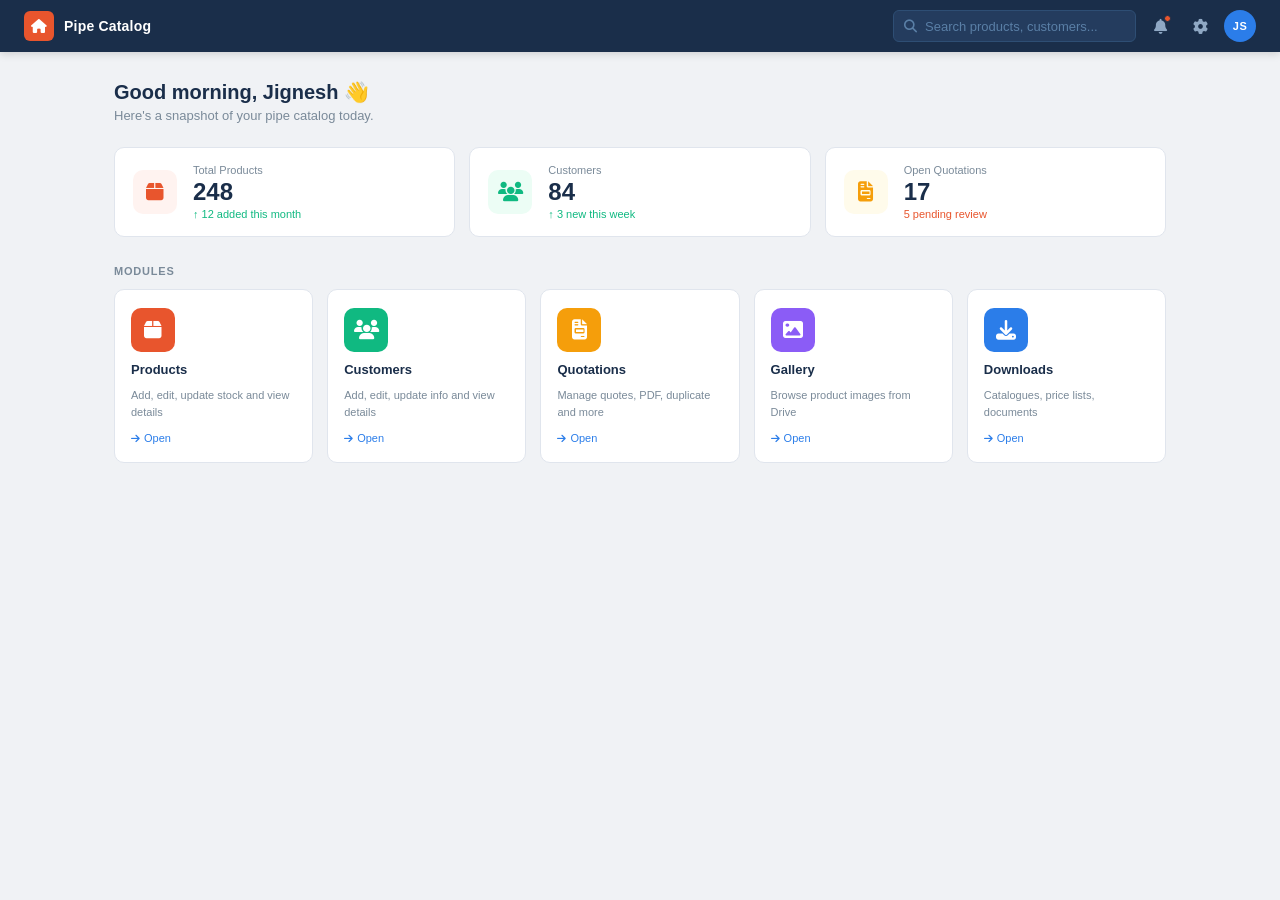
<file: index.html>
<!DOCTYPE html>
<html lang="en">
<head>
  <base target="_top">
  <meta charset="UTF-8">
  <meta name="viewport" content="width=device-width, initial-scale=1.0, maximum-scale=1.0, user-scalable=no">
  <title>Pipe Catalog Dashboard</title>
  <link rel="stylesheet" href="style.css">
  <link rel="manifest" href="manifest.json">
  <meta name="theme-color" content="#1a2e4a">
  <link rel="stylesheet" href="https://cdnjs.cloudflare.com/ajax/libs/font-awesome/6.5.0/css/all.min.css">
</head>
<body>

  <!-- Top Bar -->
  <header class="topbar">
    <div class="tb-logo">
      <div class="logo-icon"><i class="fas fa-home" aria-hidden="true"></i></div>
      <span class="logo-text">Pipe Catalog</span>
    </div>
    <div class="tb-right">
      <div class="tb-search">
        <i class="fas fa-search"></i>
        <input type="text" placeholder="Search products, customers...">
      </div>
      <button class="tb-btn" title="Notifications">
        <i class="fas fa-bell"></i>
        <span class="notif-dot"></span>
      </button>
      <button class="tb-btn" title="Settings">
        <i class="fas fa-cog"></i>
      </button>
      <div class="tb-avatar" title="Profile">JS</div>
    </div>
  </header>

  <!-- Main Content -->
  <main class="content">

    <div class="page-title">Good morning, Jignesh 👋</div>
    <p class="page-sub">Here's a snapshot of your pipe catalog today.</p>

    <!-- Stats Row -->
    <div class="stats-bar">
      <div class="stat-card">
        <div class="stat-icon products-icon"><i class="fas fa-box"></i></div>
        <div class="stat-info">
          <div class="stat-label">Total Products</div>
          <div class="stat-val">248</div>
          <div class="stat-sub positive">↑ 12 added this month</div>
        </div>
      </div>
      <div class="stat-card">
        <div class="stat-icon customers-icon"><i class="fas fa-users"></i></div>
        <div class="stat-info">
          <div class="stat-label">Customers</div>
          <div class="stat-val">84</div>
          <div class="stat-sub positive">↑ 3 new this week</div>
        </div>
      </div>
      <div class="stat-card">
        <div class="stat-icon quotations-icon"><i class="fas fa-file-invoice"></i></div>
        <div class="stat-info">
          <div class="stat-label">Open Quotations</div>
          <div class="stat-val">17</div>
          <div class="stat-sub warning">5 pending review</div>
        </div>
      </div>
    </div>

    <!-- Modules -->
    <div class="modules-label">Modules</div>
    <div class="modules-grid">

      <div class="module-card" onclick="openView('products')">
        <div class="mod-icon products"><i class="fas fa-box"></i></div>
        <div class="mod-name">Products</div>
        <div class="mod-desc">Add, edit, update stock and view details</div>
        <div class="mod-link"><i class="fas fa-arrow-right"></i> Open</div>
      </div>

      <div class="module-card" onclick="openView('customers')">
        <div class="mod-icon customers"><i class="fas fa-users"></i></div>
        <div class="mod-name">Customers</div>
        <div class="mod-desc">Add, edit, update info and view details</div>
        <div class="mod-link"><i class="fas fa-arrow-right"></i> Open</div>
      </div>

      <div class="module-card" onclick="openView('quotations')">
        <div class="mod-icon quotations"><i class="fas fa-file-invoice"></i></div>
        <div class="mod-name">Quotations</div>
        <div class="mod-desc">Manage quotes, PDF, duplicate and more</div>
        <div class="mod-link"><i class="fas fa-arrow-right"></i> Open</div>
      </div>

      <div class="module-card" onclick="openView('gallery')">
        <div class="mod-icon gallery"><i class="fas fa-image"></i></div>
        <div class="mod-name">Gallery</div>
        <div class="mod-desc">Browse product images from Drive</div>
        <div class="mod-link"><i class="fas fa-arrow-right"></i> Open</div>
      </div>

      <div class="module-card" onclick="openView('downloads')">
        <div class="mod-icon downloads"><i class="fas fa-download"></i></div>
        <div class="mod-name">Downloads</div>
        <div class="mod-desc">Catalogues, price lists, documents</div>
        <div class="mod-link"><i class="fas fa-arrow-right"></i> Open</div>
      </div>

    </div>
  </main>

  <script src="app.js"></script>
</body>
</html>
</file>
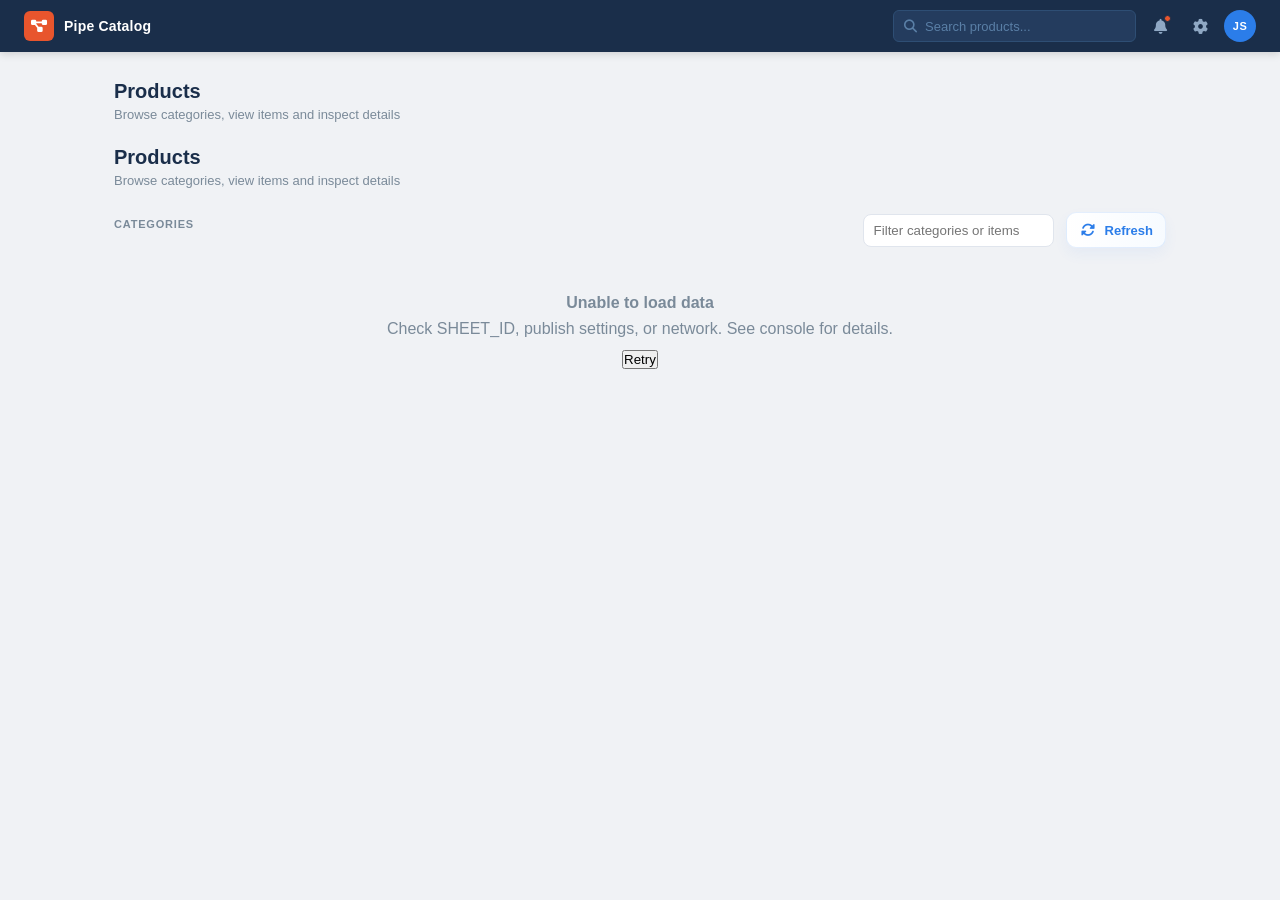
<file: modules/products/products.html>
<!DOCTYPE html>
<html lang="en">
<head>
  <meta charset="utf-8" />
  <meta name="viewport" content="width=device-width,initial-scale=1,maximum-scale=1,user-scalable=no" />
  <title>Products | Pipe Catalog</title>

  <!-- Shared app styles (project root) -->
  <link rel="stylesheet" href="../../style.css">

  <!-- Module specific styles -->
  <link rel="stylesheet" href="products.css">

  <!-- Font Awesome -->
  <link rel="stylesheet" href="https://cdnjs.cloudflare.com/ajax/libs/font-awesome/6.5.0/css/all.min.css">

  <meta name="theme-color" content="#1a2e4a">
</head>
<body>

  <!-- Top Bar (shared layout classes from style.css) -->
  <header class="topbar">
    <a class="tb-logo" href="../../index.html">
      <div class="logo-icon"><i class="fas fa-project-diagram"></i></div>
      <div class="logo-text">Pipe Catalog</div>
    </a>

    <div class="tb-right">
      <div class="tb-search"><i class="fas fa-search"></i><input id="globalSearch" placeholder="Search products..."></div>
      <button class="tb-btn" title="Notifications"><i class="fas fa-bell"></i><span class="notif-dot"></span></button>
      <button class="tb-btn" title="Settings"><i class="fas fa-cog"></i></button>
      <div class="tb-avatar" title="Profile">JS</div>
    </div>
  </header>

  <main class="content">
    <!-- Shared header Back button (hidden by default) -->
    <button id="backToPrev" class="back-btn" aria-busy="false" style="display:none;margin-bottom:8px;" title="Back">
      <span class="back-icon"><i class="fas fa-arrow-left"></i></span>
      <span class="back-label">Back</span>
      <span class="back-spinner" aria-hidden="true"></span>
    </button>

    <div class="page-title">Products</div>
    <div class="page-sub">Browse categories, view items and inspect details</div>

    <!-- Header: back button at left, title + subtitle immediately to its right -->
    <header class="module-header-inline">
      <div class="mh-left">
        <button id="backToPrev" class="back-btn" aria-busy="false" style="display:none;" title="Back">
          <span class="back-icon"><i class="fas fa-arrow-left"></i></span>
          <span class="back-label">Back</span>
          <span class="back-spinner" aria-hidden="true"></span>
        </button>
      </div>

      <div class="mh-right">
        <div class="page-title">Products</div>
        <div class="page-sub">Browse categories, view items and inspect details</div>
      </div>
    </header>


    <div style="display:flex;justify-content:space-between;align-items:center;margin:18px 0;">
      <div class="modules-label" id="viewTitle">Categories</div>
      <div style="display:flex;gap:12px;align-items:center;">
        <input id="quickFilter" placeholder="Filter categories or items" style="padding:8px 10px;border-radius:8px;border:1px solid #e0e5ed;background:#fff;outline:none;">
        <button id="refreshBtn" class="refresh-btn" title="Refresh data" aria-live="polite" aria-busy="false">
          <span class="refresh-icon"><i class="fas fa-sync-alt"></i></span>
          <span class="refresh-label">Refresh</span>
          <span class="refresh-spinner" aria-hidden="true"></span>
        </button>
      </div>
    </div>

    <!-- Categories grid (initial view) -->
    <section id="categoriesView" class="modules-grid"></section>

    <!-- Items grid (shown after selecting a category) -->
    <section id="itemsView" class="modules-grid" style="display:none;"></section>

    <!-- Item details panel -->
    <section id="detailsView" style="display:none;margin-top:18px;">
      <div class="stat-card" style="padding:18px;">
        <div style="display:flex;gap:18px;align-items:flex-start;">
          <div style="min-width:160px;">
            <div style="width:140px;height:140px;border-radius:8px;background:linear-gradient(135deg,#f0f4ff,#fff);display:flex;align-items:center;justify-content:center;font-size:48px;color:#2b7de9;">
              <i class="fas fa-box"></i>
            </div>
          </div>
          <div style="flex:1;">
            <div id="detailName" style="font-size:20px;font-weight:700;color:#1a2e4a;"></div>
            <div id="detailAlias" class="kv-muted" style="margin-top:6px;"></div>
            <div style="display:flex;gap:12px;margin-top:12px;flex-wrap:wrap;">
              <div class="table-badge" id="detailCategory" style="background:#2b7de9;"></div>
              <div class="table-badge" id="detailUnit" style="background:#6b7f95;"></div>
              <div class="table-badge" id="detailStock" style="background:#10b981;"></div>
            </div>

            <div style="margin-top:14px;color:#334455;">
              <div><strong>Rate:</strong> <span id="detailRate"></span></div>
              <div><strong>Weight:</strong> <span id="detailWeight"></span></div>
              <div><strong>Wall Thickness:</strong> <span id="detailWall"></span></div>
              <div><strong>Inner Diameter:</strong> <span id="detailInner"></span>
              </div>
            </div>
          </div>
        </div>

        <div style="margin-top:14px;display:flex;gap:10px;justify-content:flex-end;">
        </div>
      </div>
    </section>

  </main>

  <script src="products.js"></script>
</body>
</html>
</file>
<file: style.css>
/* ── Reset & Base ───────────────────────────────────────── */
*, *::before, *::after {
  box-sizing: border-box;
  margin: 0;
  padding: 0;
}

body {
  font-family: "Segoe UI", Arial, sans-serif;
  background: #f0f2f5;
  color: #333;
  min-height: 100vh;
}

/* ── Top Bar ────────────────────────────────────────────── */
.topbar {
  position: sticky;
  top: 0;
  z-index: 100;
  height: 52px;
  background: #1a2e4a;
  display: flex;
  align-items: center;
  padding: 0 24px;
  gap: 12px;
  box-shadow: 0 2px 8px rgba(0, 0, 0, 0.15);
}

.tb-logo {
  display: flex;
  align-items: center;
  gap: 10px;
  text-decoration: none;
}

.logo-icon {
  width: 30px;
  height: 30px;
  background: #e8552d;
  border-radius: 6px;
  display: flex;
  align-items: center;
  justify-content: center;
}

.logo-icon i {
  color: #fff;
  font-size: 14px;
}

.logo-text {
  color: #fff;
  font-size: 14px;
  font-weight: 600;
  letter-spacing: 0.2px;
}

.tb-right {
  margin-left: auto;
  display: flex;
  align-items: center;
  gap: 8px;
}

.tb-search {
  display: flex;
  align-items: center;
  background: #243c5e;
  border: 1px solid #2e4e74;
  border-radius: 6px;
  padding: 0 10px;
  gap: 8px;
  height: 32px;
}

.tb-search i {
  color: #5a7fa6;
  font-size: 13px;
}

.tb-search input {
  border: none;
  background: transparent;
  font-size: 13px;
  color: #d0e0f0;
  outline: none;
  width: 200px;
}

.tb-search input::placeholder {
  color: #5a7fa6;
}

.tb-btn {
  width: 32px;
  height: 32px;
  border-radius: 6px;
  border: none;
  background: transparent;
  display: flex;
  align-items: center;
  justify-content: center;
  cursor: pointer;
  color: #8fa8c4;
  font-size: 15px;
  position: relative;
  transition: background 0.15s;
}

.tb-btn:hover {
  background: #243c5e;
  color: #fff;
}

.notif-dot {
  width: 7px;
  height: 7px;
  background: #e8552d;
  border-radius: 50%;
  position: absolute;
  top: 5px;
  right: 5px;
  border: 1.5px solid #1a2e4a;
}

.tb-avatar {
  width: 32px;
  height: 32px;
  border-radius: 50%;
  background: #2b7de9;
  display: flex;
  align-items: center;
  justify-content: center;
  font-size: 11px;
  font-weight: 700;
  color: #fff;
  cursor: pointer;
  letter-spacing: 0.5px;
}

/* ── Main Content ───────────────────────────────────────── */
.content {
  max-width: 1100px;
  margin: 0 auto;
  padding: 28px 24px;
}

.page-title {
  font-size: 20px;
  font-weight: 600;
  color: #1a2e4a;
}

.page-sub {
  font-size: 13px;
  color: #7a8a99;
  margin-top: 4px;
  margin-bottom: 24px;
}

/* ── Stats Bar ──────────────────────────────────────────── */
.stats-bar {
  display: grid;
  grid-template-columns: repeat(3, 1fr);
  gap: 14px;
  margin-bottom: 28px;
}

.stat-card {
  background: #fff;
  border: 1px solid #e0e5ed;
  border-radius: 10px;
  padding: 16px 18px;
  display: flex;
  align-items: center;
  gap: 16px;
  transition: box-shadow 0.2s;
}

.stat-card:hover {
  box-shadow: 0 4px 12px rgba(0, 0, 0, 0.07);
}

.stat-icon {
  width: 44px;
  height: 44px;
  border-radius: 10px;
  display: flex;
  align-items: center;
  justify-content: center;
  flex-shrink: 0;
  font-size: 20px;
}

.stat-icon.products-icon  { background: #fff3f0; color: #e8552d; }
.stat-icon.customers-icon { background: #ecfdf5; color: #10b981; }
.stat-icon.quotations-icon{ background: #fffbeb; color: #f59e0b; }

.stat-label {
  font-size: 11px;
  color: #7a8a99;
  font-weight: 500;
  margin-bottom: 4px;
}

.stat-val {
  font-size: 24px;
  font-weight: 700;
  color: #1a2e4a;
  line-height: 1;
}

.stat-sub {
  font-size: 11px;
  margin-top: 4px;
}

.stat-sub.positive { color: #10b981; }
.stat-sub.warning  { color: #e8552d; }

/* ── Modules ────────────────────────────────────────────── */
.modules-label {
  font-size: 11px;
  font-weight: 600;
  color: #7a8a99;
  text-transform: uppercase;
  letter-spacing: 0.8px;
  margin-bottom: 12px;
}

.modules-grid {
  display: grid;
  grid-template-columns: repeat(5, 1fr);
  gap: 14px;
}

.module-card {
  background: #fff;
  border: 1px solid #e0e5ed;
  border-radius: 10px;
  padding: 18px 16px;
  cursor: pointer;
  transition: all 0.2s ease;
  display: flex;
  flex-direction: column;
  align-items: flex-start;
  gap: 10px;
}

.module-card:hover {
  border-color: #2b7de9;
  box-shadow: 0 4px 16px rgba(43, 125, 233, 0.12);
  transform: translateY(-2px);
}

.mod-icon {
  width: 44px;
  height: 44px;
  border-radius: 10px;
  display: flex;
  align-items: center;
  justify-content: center;
  font-size: 20px;
  color: #fff;
}

.mod-icon.products   { background: #e8552d; }
.mod-icon.customers  { background: #10b981; }
.mod-icon.quotations { background: #f59e0b; }
.mod-icon.gallery    { background: #8b5cf6; }
.mod-icon.downloads  { background: #2b7de9; }

.mod-name {
  font-size: 13px;
  font-weight: 600;
  color: #1a2e4a;
}

.mod-desc {
  font-size: 11px;
  color: #7a8a99;
  line-height: 1.5;
  flex: 1;
}

.mod-link {
  font-size: 11px;
  color: #2b7de9;
  display: flex;
  align-items: center;
  gap: 4px;
  margin-top: 2px;
}

.mod-link i {
  font-size: 10px;
}

/* ── Responsive ─────────────────────────────────────────── */
@media (max-width: 900px) {
  .modules-grid {
    grid-template-columns: repeat(3, 1fr);
  }
  .stats-bar {
    grid-template-columns: repeat(2, 1fr);
  }
  .stats-bar .stat-card:last-child {
    grid-column: 1 / -1;
  }
}

@media (max-width: 600px) {
  .topbar {
    padding: 0 14px;
  }
  .tb-search {
    display: none;
  }
  .content {
    padding: 16px 12px;
  }
  .page-title {
    font-size: 17px;
  }
  .stats-bar {
    grid-template-columns: 1fr;
    gap: 10px;
    margin-bottom: 20px;
  }
  .stats-bar .stat-card:last-child {
    grid-column: auto;
  }
  .stat-card {
    padding: 14px 16px;
  }
  .modules-grid {
    grid-template-columns: repeat(2, 1fr);
    gap: 12px;
  }
  .module-card {
    padding: 22px 16px;
    gap: 12px;
    border-radius: 12px;
  }
  .mod-icon {
    width: 52px;
    height: 52px;
    border-radius: 12px;
    font-size: 24px;
  }
  .mod-name {
    font-size: 15px;
  }
  .mod-desc {
    font-size: 12px;
  }
  .mod-link {
    font-size: 12px;
  }
}

/* Modern refresh button matching app theme */
.refresh-btn {
  display: inline-flex;
  align-items: center;
  gap: 8px;
  padding: 8px 12px;
  border-radius: 10px;
  border: 1px solid rgba(43,125,233,0.12);
  background: linear-gradient(90deg,#ffffff,#f7fbff);
  color: #2b7de9;
  font-weight: 600;
  font-size: 13px;
  cursor: pointer;
  box-shadow: 0 6px 14px rgba(43,125,233,0.06);
  transition: transform .14s ease, box-shadow .14s ease, opacity .12s ease;
  min-width: 96px;
}

/* icon styling */
.refresh-btn .refresh-icon { 
  display:inline-flex; 
  align-items:center; 
  justify-content:center; 
  width:18px; 
  height:18px; 
  font-size:14px; 
  color:inherit;
}

/* subtle hover */
.refresh-btn:hover {
  transform: translateY(-3px);
  box-shadow: 0 10px 22px rgba(43,125,233,0.12);
}

/* disabled state while loading */
.refresh-btn[aria-busy="true"] {
  pointer-events: none;
  opacity: 0.85;
  transform: none;
  box-shadow: 0 6px 12px rgba(0,0,0,0.06);
}

/* spinner (small circular) */
.refresh-spinner {
  width: 16px;
  height: 16px;
  border-radius: 50%;
  border: 2px solid rgba(43,125,233,0.18);
  border-top-color: #2b7de9;
  display: none;
  box-sizing: border-box;
}

/* show spinner when loading */
.refresh-btn[aria-busy="true"] .refresh-spinner {
  display: inline-block;
  animation: refresh-spin .9s linear infinite;
}

/* hide icon while loading */
.refresh-btn[aria-busy="true"] .refresh-icon { opacity: 0; transform: rotate(20deg); transition: opacity .12s; }

/* optional smaller label on very small screens */
@media (max-width:420px) {
  .refresh-btn .refresh-label { display:none; }
  .refresh-btn { min-width: 44px; padding: 8px; }
}

@keyframes refresh-spin { to { transform: rotate(360deg); } }

/* Modern Back button (matches refresh button theme) */
.back-btn {
  display: inline-flex;
  align-items: center;
  gap: 10px;
  padding: 8px 12px;
  border-radius: 10px;
  border: 1px solid rgba(43,125,233,0.08);
  background: linear-gradient(90deg,#ffffff,#f7fbff);
  color: #2b7de9;
  font-weight: 700;
  font-size: 13px;
  cursor: pointer;
  box-shadow: 0 6px 14px rgba(43,125,233,0.06);
  transition: transform .14s ease, box-shadow .14s ease, opacity .12s ease;
  min-width: 92px;
}

/* icon styling */
.back-btn .back-icon {
  display:inline-flex;
  align-items:center;
  justify-content:center;
  width:18px;
  height:18px;
  font-size:14px;
  color:inherit;
}

/* hover */
.back-btn:hover {
  transform: translateY(-3px);
  box-shadow: 0 10px 22px rgba(43,125,233,0.12);
}

/* disabled / loading state */
.back-btn[aria-busy="true"] {
  pointer-events: none;
  opacity: 0.85;
  transform: none;
  box-shadow: 0 6px 12px rgba(0,0,0,0.06);
}

/* spinner */
.back-spinner {
  width: 16px;
  height: 16px;
  border-radius: 50%;
  border: 2px solid rgba(43,125,233,0.18);
  border-top-color: #2b7de9;
  display: none;
  box-sizing: border-box;
}

/* show spinner when loading */
.back-btn[aria-busy="true"] .back-spinner {
  display: inline-block;
  animation: back-spin .9s linear infinite;
}

/* hide icon while loading */
.back-btn[aria-busy="true"] .back-icon { opacity: 0; transform: rotate(20deg); transition: opacity .12s; }

@keyframes back-spin { to { transform: rotate(360deg); } }

/* responsive: hide label on very small screens */
@media (max-width:420px) {
  .back-btn .back-label { display:none; }
  .back-btn { min-width: 44px; padding: 8px; }
}

/* Toast basic styles (optional if you prefer the inline styles in JS) */
#toastContainer { pointer-events: none; }
.toast { pointer-events: auto; }
.toast .fas { font-size: 14px; }
</file>
<file: modules/products/products.css>
/* Module-specific overrides and components for Products view */
/* Reuse shared tokens from style.css; these are only module-specific rules */

/* Grid of cards (categories / items) */
.modules-grid {
  display: grid;
  grid-template-columns: repeat(auto-fit, minmax(220px, 1fr));
  gap: 14px;
  margin-bottom: 18px;
}

/* Card style similar to dashboard modules */
.module-card {
  background: #fff;
  border: 1px solid #e0e5ed;
  border-radius: 10px;
  padding: 18px 16px;
  cursor: pointer;
  transition: all 0.18s ease;
  display: flex;
  flex-direction: column;
  align-items: flex-start;
  gap: 10px;
}

.module-card:hover {
  border-color: #2b7de9;
  box-shadow: 0 6px 18px rgba(43,125,233,0.10);
  transform: translateY(-4px);
}

.mod-icon {
  width: 44px;
  height: 44px;
  border-radius: 10px;
  display: flex;
  align-items: center;
  justify-content: center;
  font-size: 20px;
  color: #fff;
}

.mod-name {
  font-size: 15px;
  font-weight: 700;
  color: #1a2e4a;
}

.mod-desc {
  font-size: 12px;
  color: #7a8a99;
  line-height: 1.4;
}

/* Category color variants (you can add more) */
.mod-icon.cat-1 { background: linear-gradient(135deg,#e8552d,#ff8a66); }
.mod-icon.cat-2 { background: linear-gradient(135deg,#10b981,#6fe6b8); }
.mod-icon.cat-3 { background: linear-gradient(135deg,#f59e0b,#ffd27a); }
.mod-icon.cat-4 { background: linear-gradient(135deg,#8b5cf6,#bfa3ff); }
.mod-icon.cat-5 { background: linear-gradient(135deg,#2b7de9,#6fb0ff); }

/* Empty state */
.empty-row {
  text-align: center;
  padding: 28px;
  color: #7a8a99;
}

/* Details badges and layout reuse */
.table-badge { display:inline-block; padding:6px 10px; border-radius:999px; font-size:13px; color:#fff; }

/* Responsive tweaks */
@media (max-width: 800px) {
  .modules-grid { grid-template-columns: repeat(2, 1fr); }
}
</file>
